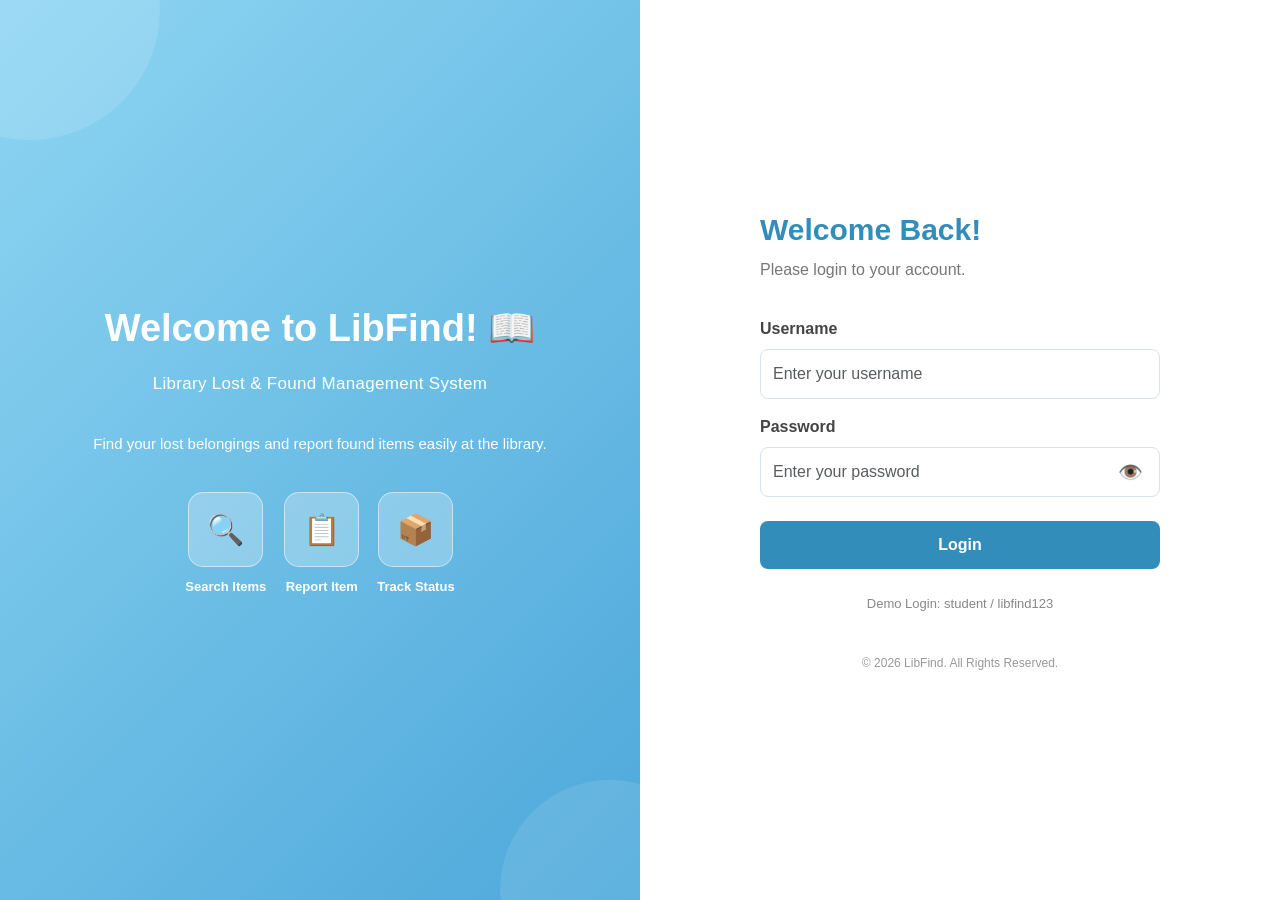
<file: index.html>
<!DOCTYPE html>
<html lang="en">

<head>
    <meta charset="UTF-8">
    <meta name="viewport" content="width=device-width, initial-scale=1.0">
    <meta name="description" content="LibFind Library Lost and Found Management System">

    <title>Login | LibFind</title>

    <!-- Bootstrap 5 CSS -->
    <link href="https://cdn.jsdelivr.net/npm/bootstrap@5.3.3/dist/css/bootstrap.min.css" rel="stylesheet">

    <!-- Custom CSS -->
    <link rel="stylesheet" href="css/style.css">
</head>

<body>

    <div class="container-fluid login-container">
        <div class="row min-vh-100">

            <!-- Welcome section with LibFind introduction -->
            <div class="col-md-6 welcome-section">

                <div class="welcome-content">

                    <h1 class="welcome-title">
                        Welcome to LibFind! 📖
                    </h1>

                    <p class="brand-tagline">
                        Library Lost & Found Management System
                    </p>

                    <p class="welcome-description">
                        Find your lost belongings and report
                        found items easily at the library.
                    </p>

                    <!-- Main features available in LibFind -->
                    <div class="feature-list">

                        <div class="feature-item">
                            <div class="feature-icon">🔍</div>
                            <span>Search Items</span>
                        </div>

                        <div class="feature-item">
                            <div class="feature-icon">📋</div>
                            <span>Report Item</span>
                        </div>

                        <div class="feature-item">
                            <div class="feature-icon">📦</div>
                            <span>Track Status</span>
                        </div>

                    </div>

                </div>

            </div>
            <!-- End Welcome section with LibFind introduction -->


            <!-- User login section -->
            <div class="col-md-6 login-section">

                <div class="login-box">

                    <h2>Welcome Back!</h2>

                    <p class="login-subtitle">
                        Please login to your account.
                    </p>

                    <!-- Error message for invalid login credentials -->
                    <div id="errorMessage"
                         class="alert alert-danger d-none"
                         role="alert">
                        Invalid username or password.
                    </div>

                    <!-- Login Form -->
                    <form id="loginForm">

                        <!-- Username -->
                        <div class="mb-3">
                            <label for="username" class="form-label">
                                Username
                            </label>

                            <input type="text"
                                   class="form-control"
                                   id="username"
                                   placeholder="Enter your username"
                                   autocomplete="username"
                                   required>
                        </div>
                       
                        <!-- Password -->
                        <div class="mb-4">
                            <label for="password" class="form-label">
                                Password
                            </label>
                        
                            <div class="password-wrapper">
                                <input type="password"
                                       class="form-control"
                                       id="password"
                                       placeholder="Enter your password"
                                       autocomplete="current-password"
                                       required>
                        
                                <button type="button"
                                        class="password-toggle"
                                        id="togglePassword"
                                        aria-label="Show password"
                                        aria-pressed="false">
                                    <span id="eyeIcon">👁️</span>
                                </button>
                            </div>
                        </div>

                        <!-- Login Button -->
                        <button type="submit"
                                class="btn btn-login w-100">
                            Login
                        </button>

                    </form>

                    <!-- Demo Credentials -->
                    <p class="demo-text">
                        Demo Login: student / libfind123
                    </p>

                    <!-- Footer -->
                    <p class="footer-text">
                        © 2026 LibFind. All Rights Reserved.
                    </p>

                </div>

            </div>
           <!-- User login section -->

        </div>
    </div>

    <!-- Bootstrap 5 JS -->
    <script src="https://cdn.jsdelivr.net/npm/bootstrap@5.3.3/dist/js/bootstrap.bundle.min.js"></script>

    <!-- Custom JS -->
    <script src="js/script.js"></script>

</body>
</html>
</file>
<file: css/style.css>
/* =====================================
   LIBFIND - LOGIN PAGE
   Theme: Sky Blue & White
===================================== */

/* General Styling */
* {
    margin: 0;
    padding: 0;
    box-sizing: border-box;
}

body {
    font-family: Arial, sans-serif;
    background-color: #f4faff;
    color: #333;
}

/* Login Container */
.login-container {
    min-height: 100vh;
}

/* =====================================
   LEFT WELCOME SECTION
===================================== */

.welcome-section {
    background: linear-gradient(135deg, #8ed5f2, #4da8da);
    display: flex;
    justify-content: center;
    align-items: center;
    padding: 45px 35px;
    color: white;
    text-align: center;
    position: relative;
    overflow: hidden;
}

/* Decorative Circles */
.welcome-section::before {
    content: "";
    position: absolute;
    width: 260px;
    height: 260px;
    border-radius: 50%;
    background: rgba(255, 255, 255, 0.12);
    top: -120px;
    left: -100px;
}

.welcome-section::after {
    content: "";
    position: absolute;
    width: 220px;
    height: 220px;
    border-radius: 50%;
    background: rgba(255, 255, 255, 0.10);
    bottom: -100px;
    right: -80px;
}

/* Welcome Content */
.welcome-content {
    width: 100%;
    max-width: 520px;
    position: relative;
    z-index: 1;
}

/* Welcome Heading */
.welcome-title {
    font-size: 38px;
    font-weight: bold;
    color: white;
    margin-bottom: 18px;
    line-height: 1.3;
}

/* System Name */
.brand-tagline {
    font-size: 17px;
    letter-spacing: 0.3px;
    margin-bottom: 35px;
}

/* Welcome Description */
.welcome-description {
    font-size: 15px;
    line-height: 1.7;
    margin-bottom: 35px;
}

/* =====================================
   FEATURE CARDS
===================================== */

.feature-list {
    display: flex;
    justify-content: center;
    gap: 18px;
    flex-wrap: wrap;
}

.feature-item {
    display: flex;
    flex-direction: column;
    align-items: center;
    gap: 10px;
    font-size: 13px;
    font-weight: 600;
}

.feature-icon {
    width: 75px;
    height: 75px;
    background: rgba(255, 255, 255, 0.25);
    border: 1px solid rgba(255, 255, 255, 0.5);
    border-radius: 15px;
    display: flex;
    justify-content: center;
    align-items: center;
    font-size: 30px;
    transition: 0.3s;
}

.feature-icon:hover {
    transform: translateY(-5px);
    background: rgba(255, 255, 255, 0.35);
}

/* =====================================
   RIGHT LOGIN SECTION
===================================== */

.login-section {
    background-color: #ffffff;
    display: flex;
    justify-content: center;
    align-items: center;
    padding: 40px 25px;
}

.login-box {
    width: 100%;
    max-width: 400px;
}

/* Login Heading */
.login-box h2 {
    font-size: 30px;
    font-weight: bold;
    color: #328dbb;
    margin-bottom: 10px;
}

.login-subtitle {
    color: #777;
    margin-bottom: 35px;
}

/* =====================================
   FORM STYLING
===================================== */

.form-label {
    font-weight: 600;
    color: #444;
}

.form-control {
    padding: 12px;
    border: 1px solid #d5e5ef;
    border-radius: 8px;
}

.form-control:focus {
    border-color: #4da8da;
    box-shadow: 0 0 0 3px rgba(77, 168, 218, 0.15);
}

.form-check-input:checked {
    background-color: #328dbb;
    border-color: #328dbb;
}

/* =====================================
   LOGIN BUTTON
===================================== */

.btn-login {
    background-color: #328dbb;
    color: white;
    padding: 12px;
    font-weight: bold;
    border-radius: 8px;
    border: none;
    transition: 0.3s;
}

.btn-login:hover {
    background-color: #2477a3;
    color: white;
}

/* =====================================
   DEMO LOGIN & FOOTER
===================================== */

.demo-text {
    text-align: center;
    margin-top: 25px;
    font-size: 13px;
    color: #888;
}

.footer-text {
    text-align: center;
    margin-top: 40px;
    font-size: 12px;
    color: #999;
}

/* =====================================
   RESPONSIVE DESIGN
===================================== */

@media (max-width: 767px) {

    /* Left Section */
    .welcome-section {
        padding: 40px 20px;
    }

    .welcome-title {
        font-size: 28px;
    }

    .brand-tagline {
        font-size: 14px;
        margin-bottom: 25px;
    }

    .welcome-description {
        font-size: 14px;
        margin-bottom: 30px;
    }

    /* Feature Cards */
    .feature-list {
        gap: 12px;
    }

    .feature-item {
        font-size: 12px;
    }

    .feature-icon {
        width: 65px;
        height: 65px;
        font-size: 26px;
    }

    /* Right Login Section */
    .login-section {
        padding: 45px 25px;
    }

    .login-box h2 {
        font-size: 26px;
    }

}


/* Password Show/Hide Button */
.password-wrapper {
    position: relative;
}

.password-wrapper .form-control {
    padding-right: 55px;
}

/* Hide Edge's built-in eye icon */
.password-wrapper input::-ms-reveal {
    display: none;
}

.password-toggle {
    position: absolute;
    right: 12px;
    top: 50%;
    transform: translateY(-50%);
    border: none;
    background: transparent;
    cursor: pointer;
    font-size: 20px;
    padding: 5px;
}

.password-toggle:hover {
    opacity: 0.7;
}


/* =====================================
   LIBFIND DASHBOARD
===================================== */

/* Dashboard Body */
.dashboard-page {
    background-color: #f4faff;
    min-height: 100vh;
}

/* Navigation Bar */
.libfind-navbar {
    background-color: #ffffff;
    padding: 15px 0;
    box-shadow: 0 2px 10px rgba(0, 0, 0, 0.05);
}

.libfind-navbar .navbar-brand {
    color: #328dbb;
    font-size: 25px;
    font-weight: bold;
}

.libfind-navbar .nav-link {
    color: #555;
    font-size: 14px;
    font-weight: 600;
    margin: 0 5px;
}

.libfind-navbar .nav-link:hover,
.libfind-navbar .nav-link.active {
    color: #328dbb;
}

/* Logout Button */
.btn-logout {
    background-color: #328dbb;
    color: white;
    border-radius: 8px;
    padding: 8px 20px;
    font-size: 14px;
}

.btn-logout:hover {
    background-color: #2477a3;
    color: white;
}

/* Main Content */
.dashboard-content {
    padding-top: 45px;
    padding-bottom: 40px;
}

/* Welcome Section */
.dashboard-welcome {
    background: linear-gradient(135deg, #8ed5f2, #4da8da);
    padding: 35px;
    border-radius: 15px;
    color: white;
    margin-bottom: 40px;
}

.dashboard-welcome h1 {
    font-size: 30px;
    font-weight: bold;
    margin-bottom: 12px;
}

.dashboard-welcome p {
    font-size: 15px;
    margin-bottom: 0;
}

/* Section Headings */
.dashboard-heading {
    font-size: 22px;
    font-weight: bold;
    color: #328dbb;
    margin-bottom: 22px;
}

/* Summary Cards */
.summary-card {
    padding: 30px 20px;
    border-radius: 15px;
    text-align: center;
    background-color: white;
    box-shadow: 0 4px 15px rgba(0, 0, 0, 0.05);
    transition: 0.3s;
    height: 100%;
}

.summary-card:hover {
    transform: translateY(-5px);
}

.summary-icon {
    font-size: 38px;
    margin-bottom: 12px;
}

.summary-card h3 {
    font-size: 36px;
    font-weight: bold;
    margin-bottom: 8px;
}

.summary-card p {
    font-size: 15px;
    color: #666;
    margin-bottom: 0;
}

/* Card Colours */
.lost-card {
    border-top: 5px solid #4da8da;
}

.lost-card h3 {
    color: #328dbb;
}

.found-card {
    border-top: 5px solid #78c7c2;
}

.found-card h3 {
    color: #329b94;
}

.returned-card {
    border-top: 5px solid #a8a0df;
}

.returned-card h3 {
    color: #8075c4;
}

/* Dashboard Panels */
.dashboard-panel {
    background-color: white;
    border-radius: 15px;
    padding: 30px;
    box-shadow: 0 4px 15px rgba(0, 0, 0, 0.05);
}

/* Chart */
.chart-container {
    position: relative;
    width: 100%;
    max-width: 700px;
    height: 320px;
    margin: 25px auto 0;
}

/* Table */
.dashboard-panel .table th {
    background-color: #eaf6fc;
    color: #328dbb;
    padding: 15px;
}

.dashboard-panel .table td {
    padding: 15px;
}

/* Status Badges */
.status-lost {
    background-color: #ffe7e7;
    color: #c34a4a;
}

.status-found {
    background-color: #e1f7ef;
    color: #27845c;
}

.status-returned {
    background-color: #ece9fa;
    color: #7468b6;
}

/* Footer */
.dashboard-footer {
    text-align: center;
    background-color: white;
    padding: 20px;
    color: #888;
    font-size: 13px;
    border-top: 1px solid #e5edf2;
}

.dashboard-footer p {
    margin-bottom: 0;
}

/* =====================================
   DASHBOARD RESPONSIVE DESIGN
===================================== */

@media (max-width: 767px) {

    .dashboard-content {
        padding-top: 25px;
    }

    .dashboard-welcome {
        padding: 25px 20px;
    }

    .dashboard-welcome h1 {
        font-size: 24px;
    }

    .dashboard-heading {
        font-size: 20px;
    }

    .dashboard-panel {
        padding: 20px;
    }

    .chart-container {
        height: 260px;
    }

    .summary-card {
        padding: 25px 15px;
    }

    .libfind-navbar .nav-link {
        padding: 10px 0;
    }

    .btn-logout {
        margin-top: 10px;
    }
}


/* =====================================
   LIBFIND - LOST ITEMS PAGE
===================================== */

/* Page Header */
.items-header {
    background: linear-gradient(135deg, #8ed5f2, #4da8da);
    color: white;
    padding: 35px;
    border-radius: 15px;
    margin-bottom: 30px;
}

.items-header h1 {
    font-size: 30px;
    font-weight: bold;
    margin-bottom: 12px;
}

.items-header p {
    font-size: 15px;
    margin-bottom: 0;
}

/* Search and Filter Box */
.items-filter-box {
    background-color: white;
    padding: 25px;
    border-radius: 15px;
    margin-bottom: 35px;
    box-shadow: 0 4px 15px rgba(0, 0, 0, 0.05);
}

.items-filter-box .form-select {
    padding: 12px;
    border: 1px solid #d5e5ef;
    border-radius: 8px;
}

.items-filter-box .form-select:focus {
    border-color: #4da8da;
    box-shadow: 0 0 0 3px rgba(77, 168, 218, 0.15);
}

/* Item Cards */
.item-card {
    background-color: white;
    border-radius: 15px;
    overflow: hidden;
    height: 100%;
    box-shadow: 0 4px 15px rgba(0, 0, 0, 0.06);
    transition: 0.3s;
}

.item-card:hover {
    transform: translateY(-5px);
    box-shadow: 0 8px 20px rgba(0, 0, 0, 0.1);
}

/* Item Images */
.item-image {
    display: block;
    width: 100%;
    height: 200px;
    object-fit: cover;
    background-color: #eaf6fc;
}


/* Item Information */
.item-card-body {
    padding: 22px;
}

.item-card-body h3 {
    font-size: 19px;
    font-weight: bold;
    color: #328dbb;
    margin-bottom: 12px;
}

.item-card-body p {
    font-size: 14px;
    color: #666;
    margin-bottom: 9px;
}

/* Status */
.item-status {
    display: inline-block;
    background-color: #ffe7e7;
    color: #c34a4a;
    font-size: 12px;
    font-weight: bold;
    padding: 6px 12px;
    border-radius: 20px;
    margin-bottom: 15px;
}

/* View Details Button */
.btn-details {
    background-color: #328dbb;
    color: white;
    border: none;
    border-radius: 8px;
    padding: 10px 15px;
    font-size: 14px;
    font-weight: 600;
}

.btn-details:hover {
    background-color: #2477a3;
    color: white;
}

/* No Results */
.no-results {
    text-align: center;
    background-color: white;
    padding: 55px 20px;
    border-radius: 15px;
}

.no-results h3 {
    font-size: 22px;
    color: #328dbb;
    margin-bottom: 12px;
}

.no-results p {
    color: #777;
    margin-bottom: 0;
}

/* Modal */
#itemDetailsModal .modal-header {
    background-color: #eaf6fc;
}

#itemDetailsModal .modal-title {
    color: #328dbb;
    font-weight: bold;
}

/* Responsive */
@media (max-width: 767px) {

    .items-header {
        padding: 25px 20px;
    }

    .items-header h1 {
        font-size: 24px;
    }

    .items-filter-box {
        padding: 20px;
    }

    .item-image {
        height: 180px;
        font-size: 55px;
    }

    .item-card-body {
        padding: 18px;
    }
}


/* =====================================
   LIBFIND - FOUND ITEMS PAGE
===================================== */

/* Found Status Badge */
.found-item-status {
    background-color: #e1f7ef;
    color: #27845c;
}

/* Found Items Header */
.found-page .items-header {
    background: linear-gradient(135deg, #8ed5f2, #4da8da);
}


/* =====================================
   LIBFIND - REPORT ITEM PAGE
===================================== */

/* Report Form Container */
.report-form-box {
    background-color: white;
    padding: 35px;
    border-radius: 15px;
    margin-bottom: 40px;
    box-shadow: 0 4px 15px rgba(0, 0, 0, 0.05);
}

/* Form Labels */
.report-page .form-label {
    font-weight: 600;
    color: #444;
    margin-bottom: 10px;
}

/* Form Inputs */
.report-page .form-control,
.report-page .form-select {
    border: 1px solid #d5e5ef;
    border-radius: 8px;
    padding: 12px;
}

.report-page .form-control:focus,
.report-page .form-select:focus {
    border-color: #4da8da;
    box-shadow: 0 0 0 3px rgba(77, 168, 218, 0.15);
}

/* Image Upload Area */
.image-upload-box {
    border: 2px dashed #b7dced;
    background-color: #f4faff;
    border-radius: 12px;
    padding: 30px;
    text-align: center;
}

.upload-symbol {
    font-size: 40px;
    margin-bottom: 10px;
}

.image-upload-box p {
    color: #555;
    margin-bottom: 18px;
}

/* Image Preview */
.image-preview {
    display: block;
    max-width: 100%;
    max-height: 250px;
    margin: 0 auto;
    border-radius: 10px;
    object-fit: contain;
}

/* Submit Button */
.btn-submit-report {
    background-color: #328dbb;
    color: white;
    padding: 12px 25px;
    border-radius: 8px;
    font-weight: 600;
}

.btn-submit-report:hover {
    background-color: #2477a3;
    color: white;
}

/* Responsive */
@media (max-width: 767px) {

    .report-form-box {
        padding: 22px;
    }

    .image-upload-box {
        padding: 20px;
    }

    .btn-submit-report {
        width: 100%;
    }
}


/* =====================================
   LIBFIND - MY REPORTS PAGE
===================================== */

/* Summary Cards */
.my-report-summary {
    background-color: white;
    border-radius: 12px;
    padding: 25px;
    text-align: center;
    border-top: 4px solid #4da8da;
    box-shadow: 0 4px 15px rgba(0, 0, 0, 0.05);
}

.my-report-summary h3 {
    color: #328dbb;
    font-size: 32px;
    font-weight: bold;
    margin-bottom: 8px;
}

.my-report-summary p {
    color: #666;
    font-size: 14px;
    margin-bottom: 0;
}

/* My Report Card */
.my-report-card {
    background-color: white;
    border-radius: 15px;
    overflow: hidden;
    height: 100%;
    box-shadow: 0 4px 15px rgba(0, 0, 0, 0.06);
}

.my-report-card .item-image {
    width: 100%;
    height: 190px;
    object-fit: cover;
}

/* Action Buttons */
.my-report-actions {
    display: flex;
    flex-wrap: wrap;
    gap: 8px;
    margin-top: 15px;
}

.my-report-actions .btn {
    flex: 1;
    font-size: 13px;
    padding: 9px;
}

.btn-returned {
    background-color: #27845c;
    color: white;
}

.btn-returned:hover {
    background-color: #1d6948;
    color: white;
}

/* Status Colours */
.my-status-lost {
    background-color: #ffe7e7;
    color: #c34a4a;
}

.my-status-found {
    background-color: #e1f7ef;
    color: #27845c;
}

.my-status-returned {
    background-color: #ece9fa;
    color: #7468b6;
}

.my-report-status {
    display: inline-block;
    padding: 6px 12px;
    border-radius: 20px;
    font-size: 12px;
    font-weight: bold;
    margin-bottom: 12px;
}

/* Responsive */
@media (max-width: 767px) {
    .my-report-summary {
        padding: 20px;
    }

    .my-report-actions {
        flex-direction: column;
    }
}


/* Recent Reports Scrollable Table */
.recent-reports-scroll {
    max-height: 350px;
    overflow-y: auto;
    overflow-x: auto;
}

/* Keep table header visible when scrolling */
.recent-reports-scroll thead th {
    position: sticky;
    top: 0;
    z-index: 2;
    background-color: #eaf6fc;
}
</file>
